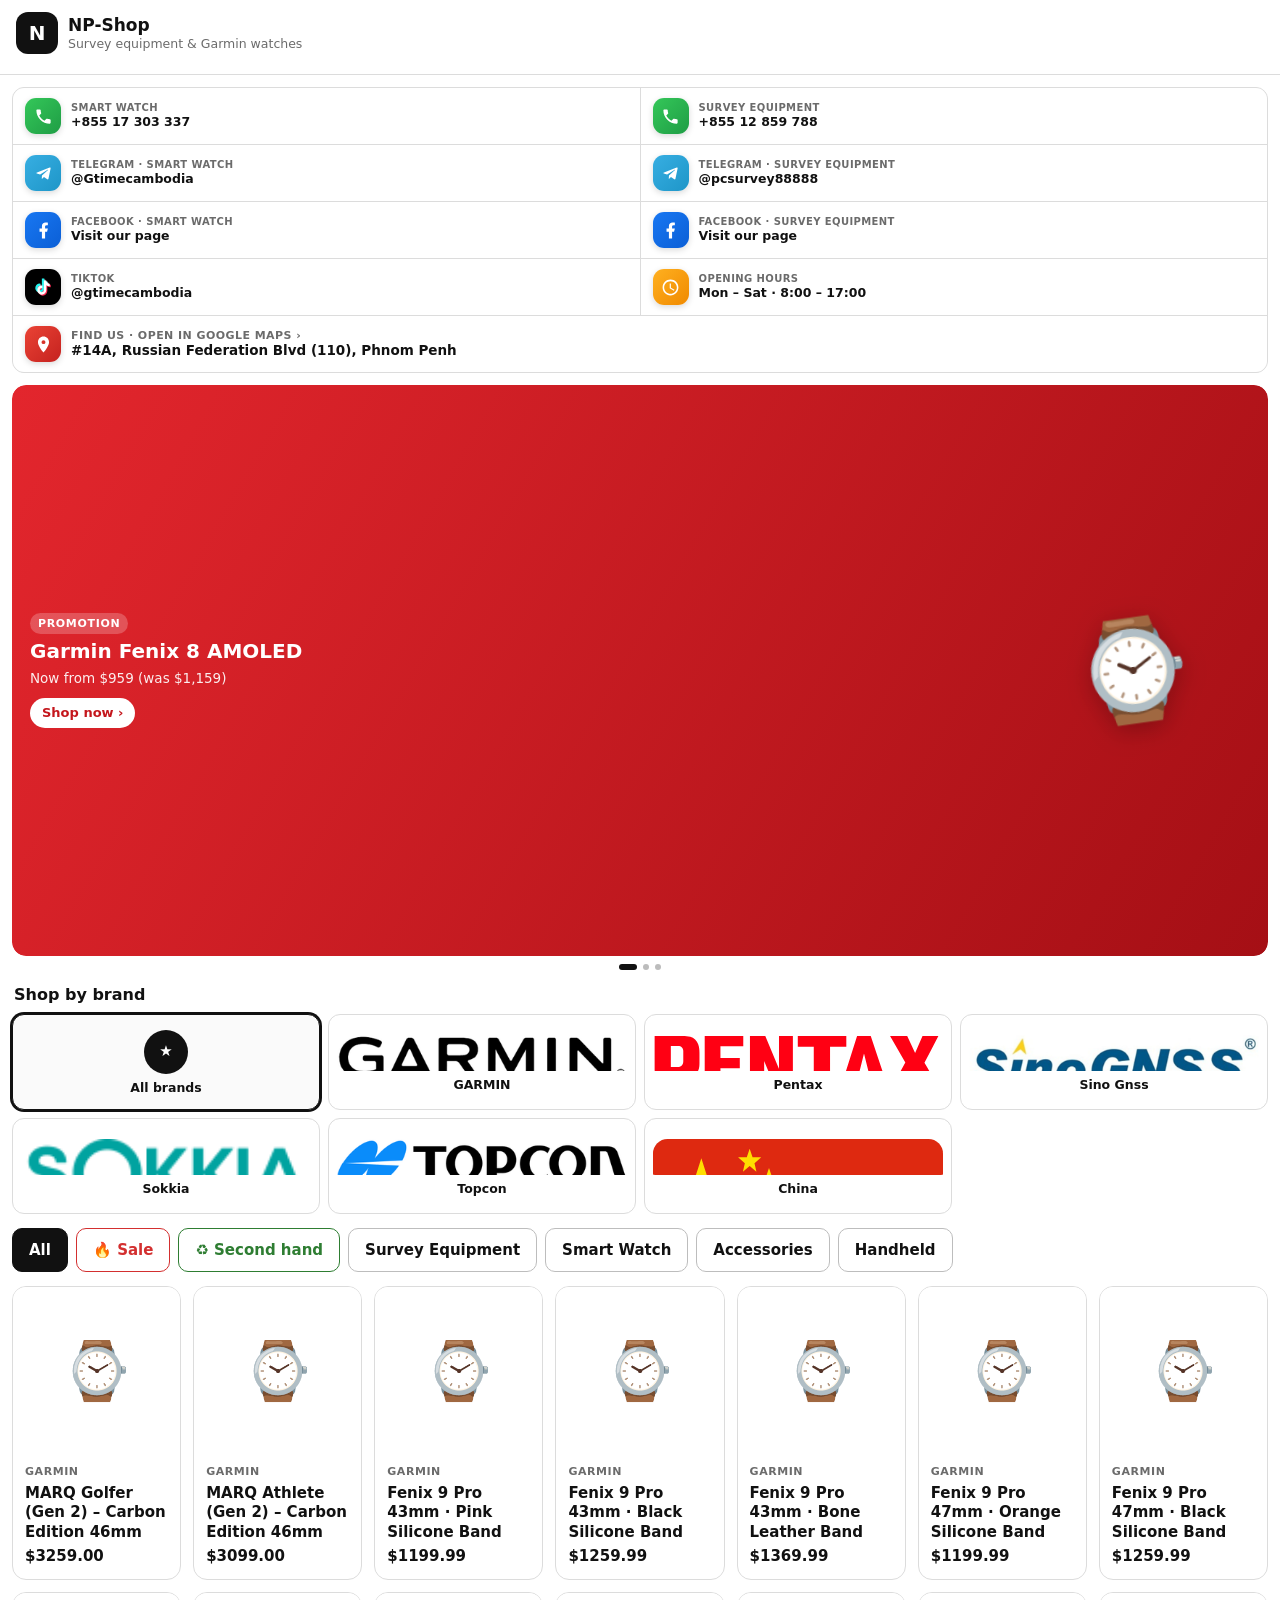
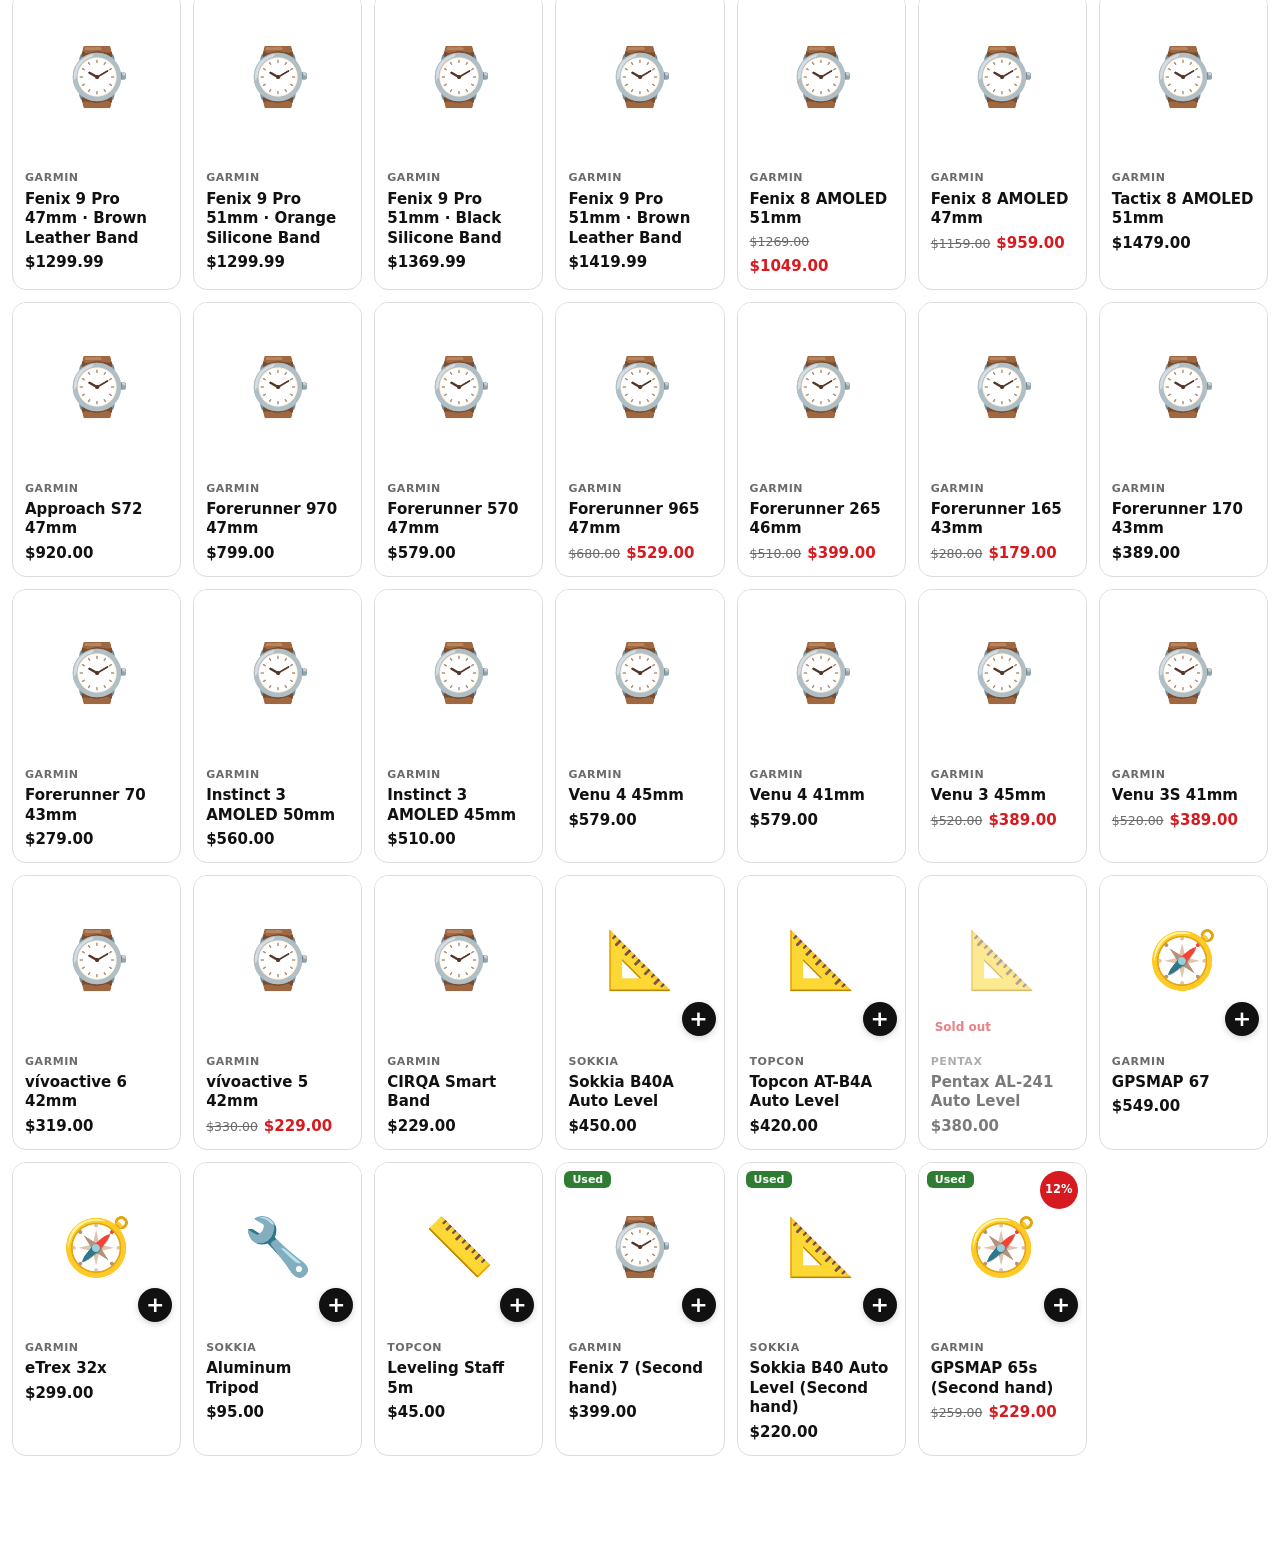
<file: index.html>
<!doctype html>
<html lang="en">
<head>
<meta charset="utf-8">
<meta name="viewport" content="width=device-width,initial-scale=1,viewport-fit=cover">
<title>NP-Shop</title>
<script src="https://telegram.org/js/telegram-web-app.js"></script>
<link rel="stylesheet" href="s1.css?v=5">
<link rel="stylesheet" href="s2.css?v=5">
<link rel="stylesheet" href="s3.css?v=5">
<link rel="stylesheet" href="s4.css?v=6">
<link rel="stylesheet" href="s5.css?v=7">
<link rel="stylesheet" href="s6.css?v=9">
<link rel="stylesheet" href="s7.css?v=18">
</head>
<body>
<header id="top">
  <h1 id="shopName">Shop</h1>
  <div class="chips" id="chips"></div>
</header>

<main>
  <section id="catalog">
    <div class="banners" id="banners" hidden></div>
    <div class="grid" id="grid"><div class="empty">Loading products…</div></div>
  </section>

  <section id="product" hidden></section>

  <section id="checkout" hidden>
    <h2 class="ctitle">Order summary</h2>
    <div class="section">
      <h3 class="sh">Total items <span id="itemCount"></span></h3>
      <div id="lines"></div>
      <button class="ghost" id="moreBtn" type="button">⊕ Add more items</button>
    </div>
    <form class="section" id="form" novalidate>
      <h3 class="sh">Customer details</h3>
      <label for="fName">Name *<input id="fName" autocomplete="name" required></label>
      <label for="fPhone">Phone number *<input id="fPhone" type="tel" autocomplete="tel" required></label>
      <label for="fEmail">Email (optional)<input id="fEmail" type="email" autocomplete="email"></label>
      <label for="fNote">Note / remark<textarea id="fNote" rows="2" maxlength="200"></textarea></label>
      <label for="fAddr">Address *<textarea id="fAddr" rows="2" autocomplete="street-address"></textarea></label>
      <div class="locrow"><span>Delivery location</span><button class="pill" id="locBtn" type="button">⊕ Add location</button></div>
      <div class="locset" id="locSet" hidden></div>
    </form>
    <div class="section"><h3 class="sh">Delivery option</h3><div id="delList"></div></div>
    <div class="section"><h3 class="sh">Payment method</h3><div id="payList"></div></div>
    <div class="section"><h3 class="sh">Payment summary</h3><div id="sums"></div>
      <div class="grandrow"><span>Grand total</span><strong id="grand"></strong></div></div>
    <p class="err" id="formErr" role="alert" hidden></p>
  </section>
</main>

<div class="modal" id="locModal" hidden>
  <div class="sheet" role="dialog" aria-modal="true" aria-labelledby="locTitle">
    <div class="mhead"><strong id="locTitle">Location</strong><button class="mclose" id="locClose" type="button" aria-label="Close">✕</button></div>
    <div class="mbody">
      <div class="mlabel">Delivery address</div>
      <input id="locSearch" type="search" placeholder="🔍 Search a place or street" autocomplete="off" aria-label="Search a place">
      <ul class="results" id="locResults"></ul>
      <div id="map" class="map"></div>
      <div class="maprow"><span id="locCoords" class="coords">Tap the map to place the pin</span>
        <button class="pill" id="locMe" type="button">◎ Use my location</button></div>
      <div class="mlabel">Save as</div>
      <div class="optrow" id="locChips"></div>
      <input id="locLabel" maxlength="30" placeholder="Label (e.g. Home, Work, Mom's house)" aria-label="Custom label">
      <p class="err" id="locErr" hidden></p>
      <button class="fmain" id="locSave" type="button">Save</button>
    </div>
  </div>
</div>

<p class="note" id="outside" hidden>You're viewing the shop outside Telegram. Orders can only be placed from inside the bot.</p>
<div class="toast" id="toast" role="status" hidden></div>
<div class="fallbar" id="fallbar" hidden>
  <button class="fback" id="fallBack" type="button" aria-label="Back" hidden>‹</button>
  <button class="fmain" id="fallBtn" type="button"></button>
</div>

<script src="a1.js?v=16"></script>
<script src="a2.js?v=9"></script>
<script src="a3.js?v=7"></script>
<script src="a5.js?v=18"></script>
<script src="a6.js?v=5"></script>
<script src="a7.js?v=6"></script>
<script src="a8.js?v=9"></script>
<script src="a9.js?v=9"></script>
<script src="a10.js?v=17"></script>
<script src="c4.js?v=16"></script>
<script src="a11.js?v=17"></script>
</body>
</html>
</file>
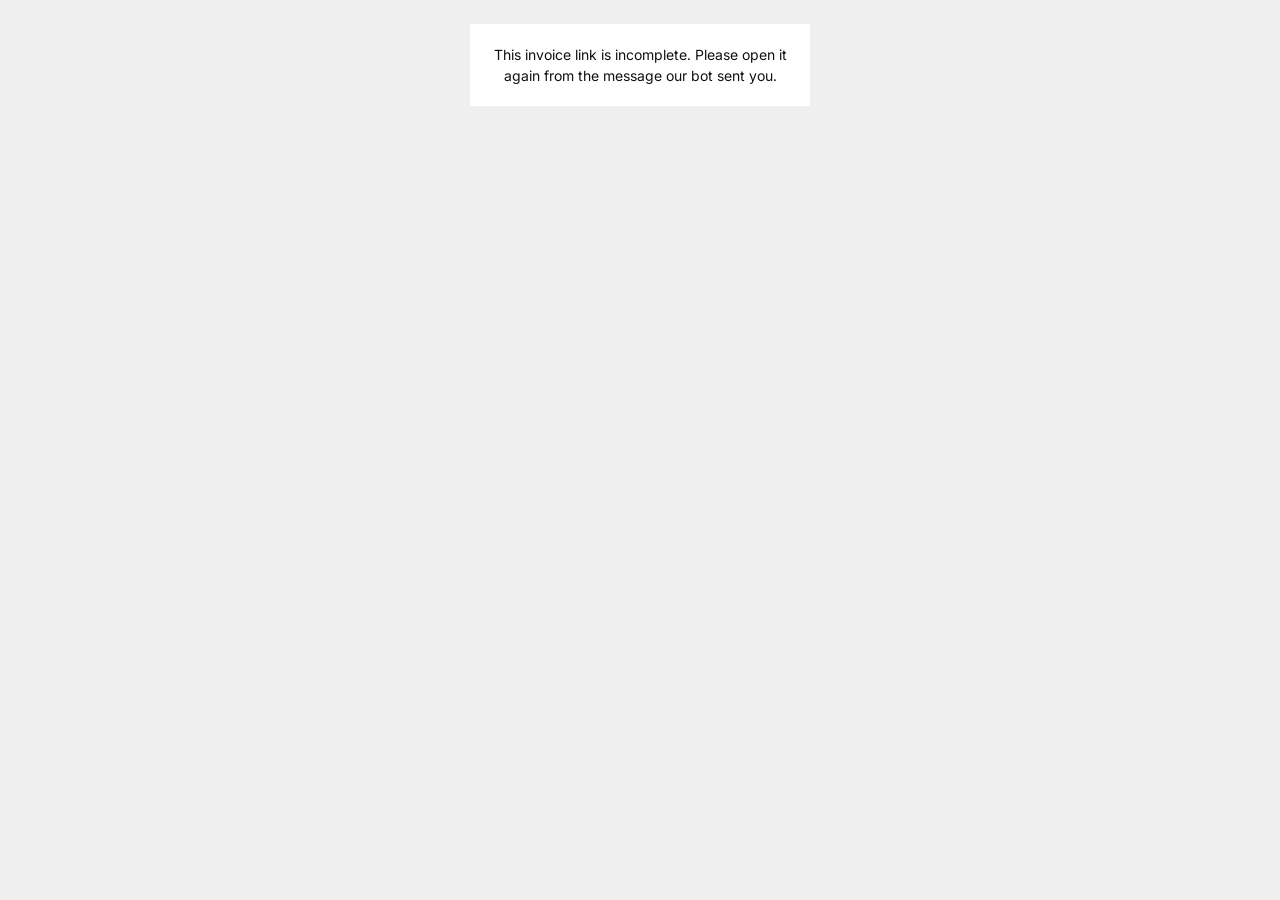
<file: invoice.html>
<!doctype html>
<html lang="en">
<head>
<meta charset="utf-8">
<meta name="viewport" content="width=device-width,initial-scale=1">
<meta name="robots" content="noindex">
<link rel="preconnect" href="https://fonts.googleapis.com"><link rel="preconnect" href="https://fonts.gstatic.com" crossorigin>
<link href="https://fonts.googleapis.com/css2?family=Inter:wght@400;500;600;700;800&family=Kantumruy+Pro:wght@400;500;600;700&display=swap" rel="stylesheet">
<title>Invoice · NP-Shop</title>
<style>
:root{--ink:#111;--muted:#555;--line:#9a9a9a}
*{box-sizing:border-box}
body{margin:0;background:#efefef;color:var(--ink);font:14px/1.5 "Inter",system-ui,-apple-system,"Segoe UI",Roboto,sans-serif;font-variant-numeric:tabular-nums;-webkit-font-smoothing:antialiased}
.wrap{padding:24px 12px 40px;display:flex;flex-direction:column;align-items:center;gap:16px}
.receipt{position:relative;width:100%;max-width:340px;background:#fff;padding:28px 16px 36px;box-shadow:0 2px 10px rgba(0,0,0,.08)}
.receipt::after{content:"";position:absolute;left:0;right:0;bottom:-12px;height:12px;background:linear-gradient(-45deg,transparent 8px,#fff 0) 0 0/16px 12px repeat-x,linear-gradient(45deg,transparent 8px,#fff 0) 0 0/16px 12px repeat-x}
.c{text-align:center}
.km{display:block;font-family:"Kantumruy Pro",system-ui,sans-serif;font-size:.8em;font-weight:500;color:#666;line-height:1.35;letter-spacing:0}
.kmi{font-family:"Kantumruy Pro",system-ui,sans-serif;font-weight:500;color:#555}
.title .km{color:#111;font-size:.95em;letter-spacing:0;margin-top:1px}
.stamp .km{color:inherit;font-size:.6em;letter-spacing:0;margin-top:2px}
th .km{font-weight:600}
.total .km{font-size:.65em}
.shop{font-size:22px;font-weight:800;letter-spacing:-.01em}
.desc{font-size:11.5px;color:var(--muted);margin-top:2px}
.title{display:inline-block;font-size:13px;font-weight:700;margin:14px 0 10px;letter-spacing:.18em;padding:4px 12px;border:1.5px solid #111;border-radius:999px}
.meta{font-size:12.5px}
.cust{margin-top:14px;font-size:12.5px}
.cust div{display:flex;gap:6px}.cust b{flex:none;width:74px;font-weight:600}
.dash{border:0;border-top:2px dashed var(--line);margin:8px 0}
table{width:100%;border-collapse:collapse;font-size:12.5px;margin-top:14px}
th{text-align:left;font-weight:800;padding:0 0 6px}
th.n,td.n{text-align:right;white-space:nowrap}
th.q,td.q{text-align:center;width:36px}
.item td{padding:2px 0}
.iname{padding-top:8px!important;word-break:break-word;font-weight:700;font-size:13px}
.pn{display:block;font-size:11px;font-weight:400;color:var(--muted)}
.sep td{padding:0}.sep hr{border:0;border-top:2px dashed var(--line);margin:6px 0 0}
.sum{display:flex;justify-content:space-between;font-size:13px;padding:3px 0}
.sum.disc > span:last-child{color:#c62828;font-weight:600}
.was{display:block;font-size:11px;color:var(--muted);text-decoration:line-through}
.total{font-size:17px;font-weight:800;padding:6px 0}
.pay{margin-top:10px;font-size:12.5px}
.stamp{display:inline-block;margin-top:14px;padding:4px 14px;border:3px solid #1b8a3a;color:#1b8a3a;font-weight:800;font-size:18px;letter-spacing:.12em;transform:rotate(-6deg);border-radius:6px}
.stamp.unpaid{border-color:#c62828;color:#c62828}
.thanks{margin-top:22px;font-size:11.5px}
.btns{display:flex;gap:10px}
.btns button{font:600 14px "Inter",system-ui,sans-serif;padding:11px 18px;border-radius:999px;border:0;background:#111;color:#fff}
.err{max-width:340px;background:#fff;padding:20px;text-align:center}
@media print{body{background:#fff}.btns{display:none}.receipt{box-shadow:none}.wrap{padding:0}}
</style>
</head>
<body>
<div class="wrap" id="app"></div>
<script>
/* Invoice data travels in the URL hash (base64url JSON), so it never reaches a server.
   Shape: { n:"000001", t:"2026-11-20T21:54:00+07:00", name, phone, addr,
            items:[[name, partNumber, price, qty, salePrice?]], disc?:number (extra discount $),
            fee:number|null, pay:"transfer"|"cod", paid:true } */
const SHOP = { name: "NP-Shop", desc: "Survey equipment & Garmin watches", phone: "+855 17 303 337 · +855 12 859 788" };
const app = document.getElementById("app");
const h = (tag, cls, text) => { const e = document.createElement(tag); if (cls) e.className = cls; if (text != null) e.textContent = text; return e; };
const bi = (en, km) => { const s = h("span"); s.append(document.createTextNode(en), h("span", "km", km)); return s; };
const ki = (en, km) => { const s = h("span"); s.append(document.createTextNode(en + " "), h("span", "kmi", "(" + km + ")")); return s; };
const fmt = n => Number(n).toLocaleString("en-US", { minimumFractionDigits: 2, maximumFractionDigits: 2 });
function decode(s){
  s = s.replace(/-/g, "+").replace(/_/g, "/"); while (s.length % 4) s += "=";
  const bin = atob(s), bytes = Uint8Array.from(bin, c => c.charCodeAt(0));
  return JSON.parse(new TextDecoder().decode(bytes));
}
let d = null;
try { d = decode(location.hash.slice(1)); } catch {}
if (!d || !Array.isArray(d.items)){
  app.appendChild(h("div", "err", "This invoice link is incomplete. Please open it again from the message our bot sent you."));
} else {
  const when = d.t ? new Date(d.t) : new Date();
  const r = h("div", "receipt");
  const top = h("div", "c");
  top.append(h("div", "shop", SHOP.name), h("div", "desc", SHOP.desc), (() => { const t = h("div", "title"); t.appendChild(bi("E-INVOICE", "វិក្កយបត្រ")); return t; })());
  const meta = h("div", "meta");
  meta.append(
    (() => { const x = h("div"); x.append(ki("Invoice No.", "លេខវិក្កយបត្រ"), document.createTextNode(": #" + String(d.n || "").padStart(6, "0"))); return x; })(),
    (() => { const x = h("div"); x.append(ki("Date", "កាលបរិច្ឆេទ"), document.createTextNode(": " + when.toLocaleDateString("en-US", { month: "short", day: "2-digit", year: "numeric", timeZone: "Asia/Phnom_Penh" }))); return x; })(),
    (() => { const x = h("div"); x.append(ki("Time", "ម៉ោង"), document.createTextNode(": " + when.toLocaleTimeString("en-US", { hour: "2-digit", minute: "2-digit", second: "2-digit", timeZone: "Asia/Phnom_Penh" }))); return x; })()
  );
  top.appendChild(meta); r.appendChild(top);

  const cust = h("div", "cust");
  const row = (k, km, v) => { if (!v) return; const x = h("div"), b = h("b"); b.appendChild(bi(k, km)); x.append(b, h("span", "", v)); cust.appendChild(x); };
  row("Customer", "អតិថិជន", d.name); row("Phone", "ទូរស័ព្ទ", d.phone); row("Deliver to", "ដឹកជញ្ជូនទៅ", d.addr);
  if (cust.children.length){ r.appendChild(h("hr", "dash")); r.appendChild(cust); }

  const t = h("table"), hr = h("tr");
  const th = (cls, en, km) => { const x = h("th", cls); x.appendChild(bi(en, km)); return x; };
  hr.append(th("", "Product", "ទំនិញ"), th("n", "Price", "តម្លៃ"), th("q", "QTY", "ចំនួន"), th("n", "Amount", "ទឹកប្រាក់"));
  const thead = h("thead"); thead.appendChild(hr); t.appendChild(thead);
  const tb = h("tbody"); const sepRow = () => { const s = h("tr", "sep"), c = h("td"); c.colSpan = 4; c.appendChild(h("hr")); s.appendChild(c); return s; };
  tb.appendChild(sepRow());
  let sub = 0, itemDisc = 0;
  d.items.forEach(([name, pn, rate, qty, sale], i) => {
    const amt = Number(rate) * Number(qty); sub += amt;
    if (typeof sale === "number" && sale < rate) itemDisc += (rate - sale) * Number(qty);
    const a = h("tr", "item"), nc = h("td", "iname"); nc.colSpan = 4; nc.textContent = (i + 1) + "." + name;
    if (pn) nc.appendChild(h("span", "pn", "P/N " + pn));
    a.appendChild(nc); tb.appendChild(a);
    const b = h("tr", "item"); b.append(h("td"), h("td", "n", fmt(rate)), h("td", "q", String(qty)), h("td", "n", fmt(amt)));
    tb.appendChild(b); tb.appendChild(sepRow());
  });
  t.appendChild(tb); r.appendChild(t);

  const fee = typeof d.fee === "number" ? d.fee : 0;
  const disc = Math.round((itemDisc + (Number(d.disc) || 0)) * 100) / 100;
  const sums = h("div");
  const line = (k, v, cls) => { const x = h("div", "sum" + (cls ? " " + cls : "")); const l = h("span"); l.appendChild(k); x.append(l, h("span", "", v)); sums.appendChild(x); };
  line(ki("Subtotal", "សរុបរង"), "$" + fmt(sub));
  line(ki("Discount", "បញ្ចុះតម្លៃ"), disc ? "−$" + fmt(disc) : "$0.00", "disc");
  line(ki("Delivery", "ថ្លៃដឹកជញ្ជូន"), typeof d.fee === "number" ? "$" + fmt(fee) : "—");
  sums.appendChild(h("hr", "dash"));
  line(ki("Total", "សរុបរួម"), "$" + fmt(sub - disc + fee), "total");
  sums.appendChild(h("hr", "dash"));
  r.appendChild(sums);

  const pay = h("div", "pay c");
  const pm = h("div"); pm.append(ki("Payment", "ការទូទាត់"), document.createTextNode(": "), d.pay === "cod" ? ki("Cash on Delivery", "បង់ប្រាក់ពេលទទួលទំនិញ") : ki("Bank Transfer", "ផ្ទេរតាមធនាគារ")); pay.appendChild(pm);
  const st = h("div", "stamp" + (d.paid ? "" : " unpaid")); st.appendChild(d.paid ? bi("PAID", "បានបង់ប្រាក់") : bi("UNPAID", "មិនទាន់បង់")); pay.appendChild(st);
  r.appendChild(pay);

  const foot = h("div", "thanks c");
  foot.append(h("div", "", "Thank you for your purchase!"), h("div", "kmi", "សូមអរគុណសម្រាប់ការទិញទំនិញ!"), h("div", "", SHOP.phone));
  r.appendChild(foot);
  app.appendChild(r);

  const btns = h("div", "btns"), pr = h("button", "", "Save / Print");
  pr.onclick = () => window.print(); btns.appendChild(pr); app.appendChild(btns);
  document.title = "Invoice #" + String(d.n || "").padStart(6, "0") + " · " + SHOP.name;
}
</script>
</body>
</html>
</file>
<file: s1.css>
/* Base + catalog. Backgrounds and text follow the customer's Telegram theme; orange is the shop accent */
:root{
--bg:var(--tg-theme-bg-color,#ffffff);
--bg2:var(--tg-theme-secondary-bg-color,#f4f2ef);
--fg:var(--tg-theme-text-color,#1b1a18);
--muted:var(--tg-theme-hint-color,#8a847c);
--brandc:#ec8a14;
--brand-ink:#ffffff;
--sale:#c4542c;
--danger:var(--tg-theme-destructive-text-color,#d6453d);
--shadow:0 2px 10px rgba(0,0,0,.07);
}
*{box-sizing:border-box}
html,body{margin:0;background:var(--bg2);color:var(--fg);font:15px/1.4 system-ui,-apple-system,"Segoe UI",Roboto,sans-serif}
button,input,textarea,select{font:inherit;color:inherit}
button{cursor:pointer}
[hidden]{display:none!important}
:focus-visible{outline:2px solid var(--brandc);outline-offset:2px}
header{position:sticky;top:0;z-index:5;background:var(--bg);padding:12px 16px 10px;box-shadow:0 1px 0 color-mix(in srgb,var(--muted) 18%,transparent)}
h1{font-size:19px;margin:0 0 10px}
.titlebar{display:flex;align-items:center;gap:10px;margin-bottom:10px}
.titlebar h1{flex:1;min-width:0;margin:0;white-space:nowrap;overflow:hidden;text-overflow:ellipsis}
#brandSel{flex:none;max-width:45%;padding:6px 10px;font-size:13.5px;border-radius:999px;border:1px solid color-mix(in srgb,var(--muted) 35%,transparent);background:var(--bg2)}
.chips{display:flex;gap:8px;overflow-x:auto;scrollbar-width:none}
.chip{flex:none;border:0;border-radius:999px;padding:6px 14px;background:var(--bg2);font-weight:500}
.chip[aria-pressed="true"]{background:var(--brandc);color:var(--brand-ink)}
.chips.sub{margin-top:8px}
.chips.sub .chip{padding:4px 12px;font-size:13.5px}
.chips.sub .chip[aria-pressed="true"]{background:color-mix(in srgb,var(--brandc) 16%,var(--bg));color:var(--brandc)}
main{padding:12px 12px 110px}
.grid{display:grid;grid-template-columns:repeat(auto-fill,minmax(155px,1fr));gap:12px}
.card{background:var(--bg);border-radius:14px;overflow:hidden;box-shadow:var(--shadow);cursor:pointer;display:flex;flex-direction:column;-webkit-tap-highlight-color:transparent;transition:transform .1s}
.card:active{transform:scale(.98)}
.card.picked{box-shadow:0 0 0 2px var(--brandc),var(--shadow)}
.card.out .pic,.card.out .info{opacity:.55}
.pic{position:relative;aspect-ratio:1;display:grid;place-items:center;font-size:56px;line-height:1;background:color-mix(in srgb,var(--bg2) 70%,var(--bg))}
.pic.has-img img{width:100%;height:100%;object-fit:contain;padding:8px}
.off{position:absolute;top:8px;right:8px;width:38px;height:38px;border-radius:50%;display:grid;place-items:center;font-size:11.5px;font-weight:700;background:var(--sale);color:#fff}
.count{position:absolute;top:8px;left:8px;min-width:22px;height:22px;padding:0 6px;border-radius:11px;font-size:12.5px;font-weight:700;line-height:22px;text-align:center;background:var(--brandc);color:var(--brand-ink)}
.plus{position:absolute;right:8px;bottom:8px;width:34px;height:34px;border-radius:50%;border:0;background:var(--brandc);color:var(--brand-ink);font-size:22px;font-weight:600;line-height:1;display:grid;place-items:center;box-shadow:0 2px 6px rgba(0,0,0,.18)}
.soldtag{position:absolute;left:8px;bottom:8px;font-size:12px;font-weight:700;padding:3px 8px;border-radius:6px;background:var(--bg);color:var(--danger)}
.info{padding:10px 12px 12px;display:flex;flex-direction:column;gap:4px}
.brand{font-size:11px;font-weight:600;letter-spacing:.05em;text-transform:uppercase;color:var(--muted)}
.name{font-weight:600;color:var(--brandc);line-height:1.3}
.price{display:flex;align-items:baseline;gap:6px;flex-wrap:wrap;font-weight:700;font-variant-numeric:tabular-nums}
.price .was{font-size:12.5px;font-weight:500;color:var(--muted)}
.price:has(.was) .now{color:var(--sale)}
.empty{grid-column:1/-1;text-align:center;color:var(--muted);padding:40px 16px}
.note{font-size:13px;color:var(--muted);text-align:center;padding:8px 16px}
</file>
<file: s2.css>
/* Product page, order summary, bottom bar and toast */
.gallery{position:relative;margin:-12px -12px 0;background:var(--bg)}
.track{display:flex;overflow-x:auto;scroll-snap-type:x mandatory;scrollbar-width:none}
.track::-webkit-scrollbar{display:none}
.slide{flex:0 0 100%;scroll-snap-align:center;aspect-ratio:1/0.85;display:grid;place-items:center;font-size:110px;line-height:1}
.slide.has-img img{width:100%;height:100%;object-fit:contain;padding:16px}
.gallery .off{top:auto;bottom:14px;right:14px;width:44px;height:44px;font-size:13px}
.arrow{position:absolute;top:50%;transform:translateY(-50%);width:36px;height:36px;border:0;border-radius:50%;background:color-mix(in srgb,var(--bg) 85%,transparent);color:var(--brandc);font-size:28px;line-height:1;display:grid;place-items:center}
.arrow.prev{left:8px}
.arrow.next{right:8px}
.counter{position:absolute;left:14px;bottom:14px;font-size:12.5px;font-weight:600;padding:3px 9px;border-radius:4px;background:var(--brandc);color:var(--brand-ink);font-variant-numeric:tabular-nums}
.pinfo{position:relative;background:var(--bg);border-radius:14px;box-shadow:var(--shadow);padding:16px;margin:-6px 4px 0;display:flex;flex-direction:column;gap:8px}
.pname{margin:0;font-size:19px;color:var(--brandc);text-wrap:balance}
.pbox{align-self:flex-start;padding:6px 12px;border-radius:8px;box-shadow:0 1px 6px rgba(0,0,0,.08);font-size:17px}
.pdesc{margin:4px 0 0;color:var(--fg);opacity:.85;line-height:1.5}
.opt{border-bottom:1px solid color-mix(in srgb,var(--muted) 18%,transparent);padding:10px 0}
.optlabel{font-size:13px;color:var(--muted);margin-bottom:8px}
.optrow{display:flex;flex-wrap:wrap;gap:8px}
.ochip{min-width:40px;padding:6px 12px;border-radius:999px;border:1px solid color-mix(in srgb,var(--muted) 40%,transparent);background:var(--bg);font-size:13.5px;font-weight:500}
.ochip[aria-pressed="true"]{border-color:var(--brandc);background:var(--brandc);color:var(--brand-ink)}
.sold{font-size:13.5px;color:var(--danger);font-weight:600}
.err{color:var(--danger);font-size:13px;margin:0}
.relhead{text-align:center;color:var(--brandc);font-size:17px;margin:22px 0 12px}
.back{border:0;background:transparent;color:var(--brandc);padding:0;font-weight:600;margin-bottom:10px}
.section{background:var(--bg);border-radius:14px;padding:14px;margin-bottom:12px;box-shadow:var(--shadow)}
.section h2{font-size:13px;text-transform:uppercase;letter-spacing:.05em;color:var(--muted);margin:0 0 10px}
.line{display:flex;gap:10px;align-items:center;padding:8px 0;border-bottom:1px solid color-mix(in srgb,var(--muted) 14%,transparent)}
.line .e{flex:none;width:52px;height:52px;border-radius:10px;background:var(--bg2);display:grid;place-items:center;font-size:26px;overflow:hidden}
.line .e img{width:100%;height:100%;object-fit:cover}
.line .t{flex:1;min-width:0;display:flex;flex-direction:column}
.line .t small{color:var(--muted)}
.lr{display:flex;flex-direction:column;align-items:flex-end;gap:4px;font-variant-numeric:tabular-nums}
.qty{display:flex;align-items:center;gap:2px;background:var(--bg2);border-radius:999px}
.qty button{border:0;background:transparent;width:30px;height:28px;font-size:18px;font-weight:600;color:var(--brandc)}
.qty span{min-width:18px;text-align:center;font-weight:700}
.sum{display:flex;justify-content:space-between;padding:4px 0;font-variant-numeric:tabular-nums}
.sum.total{font-weight:700;font-size:17px;border-top:1px solid color-mix(in srgb,var(--muted) 25%,transparent);margin-top:6px;padding-top:10px}
label{display:grid;gap:4px;font-size:13px;color:var(--muted);margin-bottom:10px}
input,textarea,select{border:1px solid color-mix(in srgb,var(--muted) 35%,transparent);background:var(--bg2);border-radius:10px;padding:10px 12px;outline:none;font-size:15px}
input:focus,textarea:focus,select:focus{border-color:var(--brandc)}
.fallbar{position:fixed;left:0;right:0;bottom:0;z-index:6;display:flex;gap:10px;padding:10px 16px calc(10px + env(safe-area-inset-bottom,0px));background:var(--bg);box-shadow:0 -1px 0 color-mix(in srgb,var(--muted) 18%,transparent)}
.fback{flex:none;width:46px;height:46px;border-radius:50%;border:1.5px solid var(--brandc);background:transparent;color:var(--brandc);font-size:24px;line-height:1}
.fmain{flex:1;border:0;border-radius:999px;padding:0 20px;min-height:46px;background:var(--brandc);color:var(--brand-ink);font-weight:700;font-size:15.5px}
.toast{position:fixed;left:50%;bottom:calc(76px + env(safe-area-inset-bottom,0px));transform:translateX(-50%);z-index:7;max-width:calc(100% - 32px);padding:10px 16px;border-radius:999px;background:var(--fg);color:var(--bg);font-size:14px;font-weight:600;box-shadow:0 4px 14px rgba(0,0,0,.2)}
.toast.act{cursor:pointer}
</file>
<file: s3.css>
/* Checkout page and the delivery-location popup */
.ctitle{text-align:center;font-size:20px;margin:4px 0 14px}
.sh{font-size:15px;margin:0 0 10px}
.sh span{color:var(--muted);font-weight:500}
.lname{font-weight:600}
.lr{flex-direction:column;align-items:flex-end;gap:6px}
.trash{border:0;background:color-mix(in srgb,var(--danger) 12%,transparent);color:var(--danger);width:28px;height:28px;border-radius:50%;font-size:13px;line-height:1}
.ghost{display:block;width:100%;margin-top:12px;padding:10px;border-radius:999px;border:1.5px solid var(--fg);background:transparent;font-weight:600}
textarea{resize:vertical}
.locrow{display:flex;align-items:center;gap:10px;font-size:13px;color:var(--muted)}
.pill{border:1.5px solid var(--brandc);background:transparent;color:var(--brandc);border-radius:999px;padding:5px 12px;font-size:13px;font-weight:600}
.locset{margin-top:8px;padding:8px 12px;border-radius:10px;background:color-mix(in srgb,var(--brandc) 12%,var(--bg));font-size:13.5px;font-variant-numeric:tabular-nums}
.paycard{display:flex;flex-wrap:wrap;align-items:flex-start;gap:10px;padding:12px;margin:0 0 8px;border-radius:12px;border:1.5px solid color-mix(in srgb,var(--muted) 30%,transparent);color:var(--fg);font-size:14px;cursor:pointer}
.paycard.on{border-color:var(--brandc);background:color-mix(in srgb,var(--brandc) 7%,var(--bg))}
.paycard input{margin:3px 0 0;accent-color:var(--brandc)}
.ptxt{flex:1;min-width:0;display:flex;flex-direction:column;gap:2px}
.ptxt small{color:var(--muted)}
.bank{flex-basis:100%;display:flex;align-items:center;gap:10px;padding:8px 10px 8px 12px;border-radius:999px;border:1px solid var(--brandc);background:var(--bg)}
.bankname{font-weight:700}
.banknum{flex:1;min-width:0;font-size:13px;color:var(--muted);overflow-wrap:anywhere;font-variant-numeric:tabular-nums}
.copy{border:0;border-radius:999px;padding:5px 12px;background:var(--brandc);color:var(--brand-ink);font-size:12.5px;font-weight:700}
.grandrow{display:flex;justify-content:space-between;align-items:baseline;margin-top:10px;padding-top:10px;border-top:1px solid color-mix(in srgb,var(--muted) 25%,transparent);font-weight:700;font-size:17px}
.grandrow strong{color:var(--brandc)}
#formErr{margin:0 4px 12px;padding:10px 12px;border-radius:10px;background:color-mix(in srgb,var(--danger) 10%,var(--bg))}
.modal{position:fixed;inset:0;z-index:20;background:rgba(0,0,0,.45);display:flex;align-items:center;justify-content:center;padding:16px}
.sheet{width:100%;max-width:440px;max-height:100%;overflow:auto;background:var(--bg);border-radius:14px;box-shadow:0 12px 40px rgba(0,0,0,.3)}
.mhead{display:flex;align-items:center;justify-content:space-between;padding:12px 14px;border-bottom:1px solid color-mix(in srgb,var(--muted) 18%,transparent)}
.mclose{width:28px;height:28px;border-radius:50%;border:1.5px solid var(--danger);background:transparent;color:var(--danger);font-size:13px;line-height:1}
.mbody{padding:12px 14px 14px;display:flex;flex-direction:column;gap:10px}
.mlabel{font-weight:600;font-size:14px}
.mbody input{width:100%}
.results{list-style:none;margin:-4px 0 0;padding:0;border-radius:10px;overflow:hidden;box-shadow:var(--shadow)}
.results:empty{display:none}
.results li{padding:9px 12px;font-size:13px;cursor:pointer;background:var(--bg);border-bottom:1px solid color-mix(in srgb,var(--muted) 14%,transparent)}
.results li.none{cursor:default;color:var(--muted)}
.map{height:240px;border-radius:10px;overflow:hidden;background:var(--bg2);z-index:0}
.maprow{display:flex;align-items:center;justify-content:space-between;gap:8px;flex-wrap:wrap}
.coords{font-size:12.5px;color:var(--muted);font-variant-numeric:tabular-nums}
.mpin{width:28px;height:28px;border-radius:50% 50% 50% 0;background:var(--brandc);transform:rotate(-45deg);box-shadow:0 2px 6px rgba(0,0,0,.35);border:3px solid #fff}
#locSave{width:100%}
</file>
<file: s4.css>
/* Promotion poster slider */
.banners{margin:0 0 14px}
.btrack{display:flex;gap:10px;overflow-x:auto;scroll-snap-type:x mandatory;scrollbar-width:none;border-radius:14px}
.btrack::-webkit-scrollbar{display:none}
.bslide{position:relative;flex:0 0 100%;scroll-snap-align:center;aspect-ratio:2.2/1;border:0;padding:0;border-radius:14px;overflow:hidden;background:var(--bg2);cursor:pointer;text-align:left;color:#fff}
.bslide img{display:block;width:100%;height:100%;object-fit:cover}
.btext{display:flex;flex-direction:column;justify-content:center;align-items:flex-start;gap:6px;padding:16px 40% 16px 18px;background:linear-gradient(120deg,var(--bc),color-mix(in srgb,var(--bc) 55%,#000))}
.btext strong{font-size:20px;line-height:1.15;text-wrap:balance}
.bsub{font-size:13.5px;opacity:.92;line-height:1.35}
.bbadge{font-size:11px;font-weight:700;letter-spacing:.06em;text-transform:uppercase;padding:3px 8px;border-radius:999px;background:rgba(255,255,255,.22)}
.bcta{margin-top:4px;font-size:13px;font-weight:700;padding:6px 12px;border-radius:999px;background:#fff;color:var(--bc)}
.bemoji{position:absolute;right:6%;top:50%;transform:translateY(-50%) rotate(-8deg);font-size:min(22vw,96px);line-height:1;filter:drop-shadow(0 6px 12px rgba(0,0,0,.25))}
.bdots{display:flex;justify-content:center;gap:6px;margin-top:8px}
.bdot{width:6px;height:6px;border-radius:3px;background:color-mix(in srgb,var(--muted) 45%,transparent);transition:width .2s}
.bdot.on{width:18px;background:var(--brandc)}
</file>
<file: s5.css>
/* Company header and contact panel */
.chead{display:flex;align-items:center;gap:10px;min-width:0;white-space:normal!important}
.clogo{flex:none;width:42px;height:42px;border-radius:12px;overflow:hidden;display:grid;place-items:center;background:var(--brandc);color:var(--brand-ink);font-size:20px;font-weight:800}
.clogo img{width:100%;height:100%;object-fit:cover;background:#fff}
.ctxt{display:flex;flex-direction:column;min-width:0;line-height:1.2}
.cname{font-size:17px;font-weight:800;white-space:nowrap;overflow:hidden;text-overflow:ellipsis}
.ctag{font-size:12.5px;font-weight:500;color:var(--muted);white-space:nowrap;overflow:hidden;text-overflow:ellipsis}
.cinfo{flex:none;width:24px;height:24px;border-radius:50%;border:1.5px solid var(--brandc);background:transparent;color:var(--brandc);font:italic 700 13px/1 Georgia,serif;display:grid;place-items:center}
.cinfo[aria-expanded="true"]{background:var(--brandc);color:var(--brand-ink)}
.cpanel{margin:0 0 10px;padding:4px 12px;border-radius:12px;background:var(--bg2)}
.crow{display:flex;align-items:center;gap:10px;padding:9px 0;font-size:14px;color:var(--fg);text-decoration:none;border-bottom:1px solid color-mix(in srgb,var(--muted) 16%,transparent)}
.crow:last-child{border-bottom:0}
.crow span:nth-child(2){flex:1;min-width:0;overflow-wrap:anywhere}
.cicon{flex:none;width:22px;text-align:center}
.cgo{color:var(--brandc);font-size:18px;line-height:1}
</file>
<file: s6.css>
/* Clean white theme: white background, black text and buttons, red for promotions and sale prices. */
:root{
--bg:#ffffff;
--bg2:#ffffff;
--fg:#111111;
--muted:#6b6b6b;
--brandc:#111111;
--brand-ink:#ffffff;
--sale:#d71920;
--danger:#d71920;
--line:#dcdcdc;
--shadow:none;
color-scheme:light;
}
html,body{background:#fff;color:var(--fg)}
header{background:#fff;border-bottom:1px solid var(--line);box-shadow:none}
.chip{background:#fff;color:var(--fg);border:1px solid #bdbdbd;border-radius:4px}
.chip[aria-pressed="true"]{background:#111;color:#fff;border-color:#111}
.chips.sub .chip[aria-pressed="true"]{background:#fff;color:#111;border:2px solid #111}
.card{background:#fff;border:1px solid var(--line);box-shadow:none}
.card.picked{border-color:#111;box-shadow:0 0 0 1px #111}
.pic{background:#fff}
.plus,.copy,.fmain,.count,.counter{background:#111;color:#fff}
.name,.pname,.relhead,.cname{color:#111}
.price .now,.grandrow strong{color:#111}
.price:has(.was) .now{color:var(--sale)}
.off{background:var(--sale);color:#fff}
.clogo{background:#111;color:#fff}
.cpanel,.section,.pinfo,.sheet{background:#fff;border:1px solid var(--line)}
.btext{background:linear-gradient(120deg,#e3262d,#a50f15)!important;color:#fff;border:0}
.btext strong{color:#fff}
.bbadge{background:rgba(255,255,255,.22);color:#fff}
.bcta{background:#fff;color:#c4161c!important}
.ghost{border-color:#111;color:#111}
.toast{background:#111;color:#fff}
.fallbar{background:#fff;border-top:1px solid var(--line);box-shadow:none}
input,textarea,select{background:#fff;color:#111;border:1px solid #bdbdbd}
.paycard.on{background:#fff;border-color:#111;box-shadow:0 0 0 1px #111}
</file>
<file: s7.css>
/* Contact card (always shown) and "Shop by brand" tiles */
#brandSel{display:none}
.kcard{display:grid;grid-template-columns:1fr 1fr;gap:1px;margin:0 0 12px;border:1px solid #dcdcdc;border-radius:12px;overflow:hidden;background:#dcdcdc}
.kitem{display:flex;align-items:center;gap:10px;padding:10px 12px;background:#fff;color:#111;text-decoration:none;min-width:0}
.kitem.wide{grid-column:1/-1}
a.kitem:active{background:#f3f3f3}
.kicon{flex:none;width:36px;height:36px;border-radius:11px;display:grid;place-items:center;background:#111;color:#fff;box-shadow:0 2px 6px rgba(0,0,0,.15)}
.ktxt{display:flex;flex-direction:column;min-width:0;line-height:1.25}
.klabel{font-size:11px;font-weight:600;letter-spacing:.04em;text-transform:uppercase;color:#6b6b6b}
.kval{font-size:13.5px;font-weight:600;overflow-wrap:anywhere}
.brandsec{margin:4px 0 14px}
.bhead{font-size:16px;font-weight:800;margin:0 2px 8px;color:#111}
.brow{display:flex;gap:10px;overflow-x:auto;scrollbar-width:none;padding:2px}
.brow::-webkit-scrollbar{display:none}
.btile{flex:none;width:84px;display:flex;flex-direction:column;align-items:center;gap:6px;padding:10px 6px;border:1px solid #dcdcdc;border-radius:12px;background:#fff;color:#111;font:inherit}
.btile[aria-pressed="true"]{border-color:#111;box-shadow:0 0 0 1px #111}
.blogo{width:48px;height:48px;border-radius:50%;overflow:hidden;display:grid;place-items:center;background:#f2f2f2;color:#111;font-weight:800;font-size:16px}
.btile[aria-pressed="true"] .blogo{background:#111;color:#fff}
.blogo img{width:100%;height:100%;object-fit:contain;background:#fff}
.bname{font-size:12px;font-weight:600;line-height:1.2;text-align:center;display:-webkit-box;-webkit-line-clamp:2;-webkit-box-orient:vertical;overflow:hidden}
@media (max-width:360px){.kcard{grid-template-columns:1fr}}

.chip.sale{color:#d32f2f;border-color:#d32f2f;font-weight:700}
.chip.sale[aria-pressed="true"]{background:#d32f2f;color:#fff;border-color:#d32f2f}
.chip.used{color:#2e7d32;border-color:#2e7d32;font-weight:700}
.chip.used[aria-pressed="true"]{background:#2e7d32;color:#fff;border-color:#2e7d32}
.usedtag{position:absolute;top:8px;left:8px;font-size:11px;font-weight:700;padding:3px 8px;border-radius:6px;background:#2e7d32;color:#fff}
.pcond{display:inline-block;margin:8px 0 2px;padding:4px 10px;border-radius:6px;background:#e8f5e9;color:#2e7d32;font-size:13px;font-weight:600}
.ki-phone{background:linear-gradient(135deg,#34c759,#1f9d45)}
.ki-tg{background:linear-gradient(135deg,#37aee2,#1e96c8)}
.ki-fb{background:linear-gradient(135deg,#1877f2,#0b5fd6)}
.ki-tiktok{background:#000}.ki-tiktok svg{filter:drop-shadow(-1.2px -1.2px 0 #25f4ee) drop-shadow(1.2px 1.2px 0 #fe2c55)}
.ki-clock{background:linear-gradient(135deg,#ffb020,#f08a00)}
.ki-pin{background:linear-gradient(135deg,#ea4335,#c5221f)}
.ki-info{background:linear-gradient(135deg,#8e8e93,#636366)}
.kval{overflow-wrap:normal;word-break:break-word}
.kitem:not(.wide) .kval{font-size:12.5px}
.kitem:not(.wide) .klabel{font-size:10px}
.psku{margin:10px 0 2px;font-size:12.5px;color:#6b6b6b;font-variant-numeric:tabular-nums}
/* Easy-to-tap categories and brands */
#chips,#subchips{flex-wrap:wrap;overflow:visible;gap:8px}
.chip{min-height:44px;padding:10px 16px;font-size:15px;font-weight:600;border-radius:10px;display:inline-flex;align-items:center;gap:4px;touch-action:manipulation;transition:transform .08s}
.chips.sub .chip{min-height:40px;padding:8px 14px;font-size:14px}
.chip:active,.btile:active{transform:scale(.96)}
.brow{display:grid;grid-template-columns:repeat(4,1fr);gap:8px;overflow:visible;padding:0}
.btile{width:auto;min-height:96px;padding:12px 4px;justify-content:center;touch-action:manipulation;transition:transform .08s}
.btile[aria-pressed="true"]{border-color:#111;box-shadow:0 0 0 2px #111;background:#fafafa}
.blogo{width:44px;height:44px;font-size:15px}
.bname{font-size:12.5px}
/* Subcategory picture tiles */
.subtiles{display:grid;grid-template-columns:repeat(3,1fr);gap:8px;margin-top:10px}
.subtiles[hidden]{display:none}
.stile{display:flex;flex-direction:column;align-items:center;gap:4px;padding:8px 4px 10px;border:1px solid #dcdcdc;border-radius:12px;background:#fff;color:#111;font:inherit;min-height:112px;touch-action:manipulation;transition:transform .08s}
.stile:active{transform:scale(.96)}
.stile[aria-pressed="true"]{border-color:#111;box-shadow:0 0 0 2px #111;background:#fafafa}
.spic{width:56px;height:56px;display:grid;place-items:center;font-size:26px;color:#111}
.spic img{width:100%;height:100%;object-fit:contain}
.sname{font-size:12.5px;font-weight:700;line-height:1.2;text-align:center}
.scount{font-size:11px;color:#6b6b6b}
/* Brand logos */
.blogo.haslogo{width:100%;height:38px;border-radius:6px;background:#fff;padding:2px 4px}
.btile[aria-pressed="true"] .blogo.haslogo{background:#fff}
.blogo.haslogo img{object-fit:contain}
.brandsec{margin:4px 0 14px}
/* Colored payment and delivery templates */
.paycard.tpl{position:relative;align-items:center;gap:12px;padding:14px;border:2px solid var(--pc);background:color-mix(in srgb,var(--pc) 7%,#fff);border-radius:14px;min-height:64px;transition:transform .08s}
.paycard.tpl:active{transform:scale(.98)}
.paycard.tpl input{position:absolute;opacity:0;pointer-events:none}
.paycard.tpl .picon{flex:none;width:42px;height:42px;border-radius:12px;display:grid;place-items:center;font-size:22px;background:#fff;box-shadow:0 1px 4px rgba(0,0,0,.12)}
.paycard.tpl .ptxt{flex:1;min-width:0}
.paycard.tpl .ptxt strong{display:block;font-size:15.5px;color:var(--pc)}
.paycard.tpl .ptxt small{color:#555}
.paycard.tpl .pcheck{flex:none;width:24px;height:24px;border-radius:50%;border:2px solid var(--pc);display:grid;place-items:center;font-size:13px;font-weight:800;color:transparent}
.paycard.tpl.on{background:linear-gradient(135deg,var(--pc),var(--pc2));border-color:var(--pc);box-shadow:0 4px 14px color-mix(in srgb,var(--pc) 35%,transparent)}
.paycard.tpl.on .ptxt strong,.paycard.tpl.on .ptxt small{color:#fff}
.paycard.tpl.on .pcheck{background:#fff;border-color:#fff;color:var(--pc)}
.pay-transfer{--pc:#1565c0;--pc2:#1e88e5}
.pay-cod{--pc:#2e7d32;--pc2:#43a047}
.del-pp{--pc:#6a1b9a;--pc2:#8e24aa}
.del-prov{--pc:#e65100;--pc2:#fb8c00}
.paycard.tpl .bank{background:#fff;border-color:#fff;color:#111}
.paycard.tpl .bank .banknum{color:#444}
.provsel{flex-basis:100%;min-height:44px;padding:8px 12px;border-radius:10px;border:0;font:inherit;font-size:15px;background:#fff;color:#111}
.fmain.red{background:#d32f2f!important;color:#fff!important}
</file>
